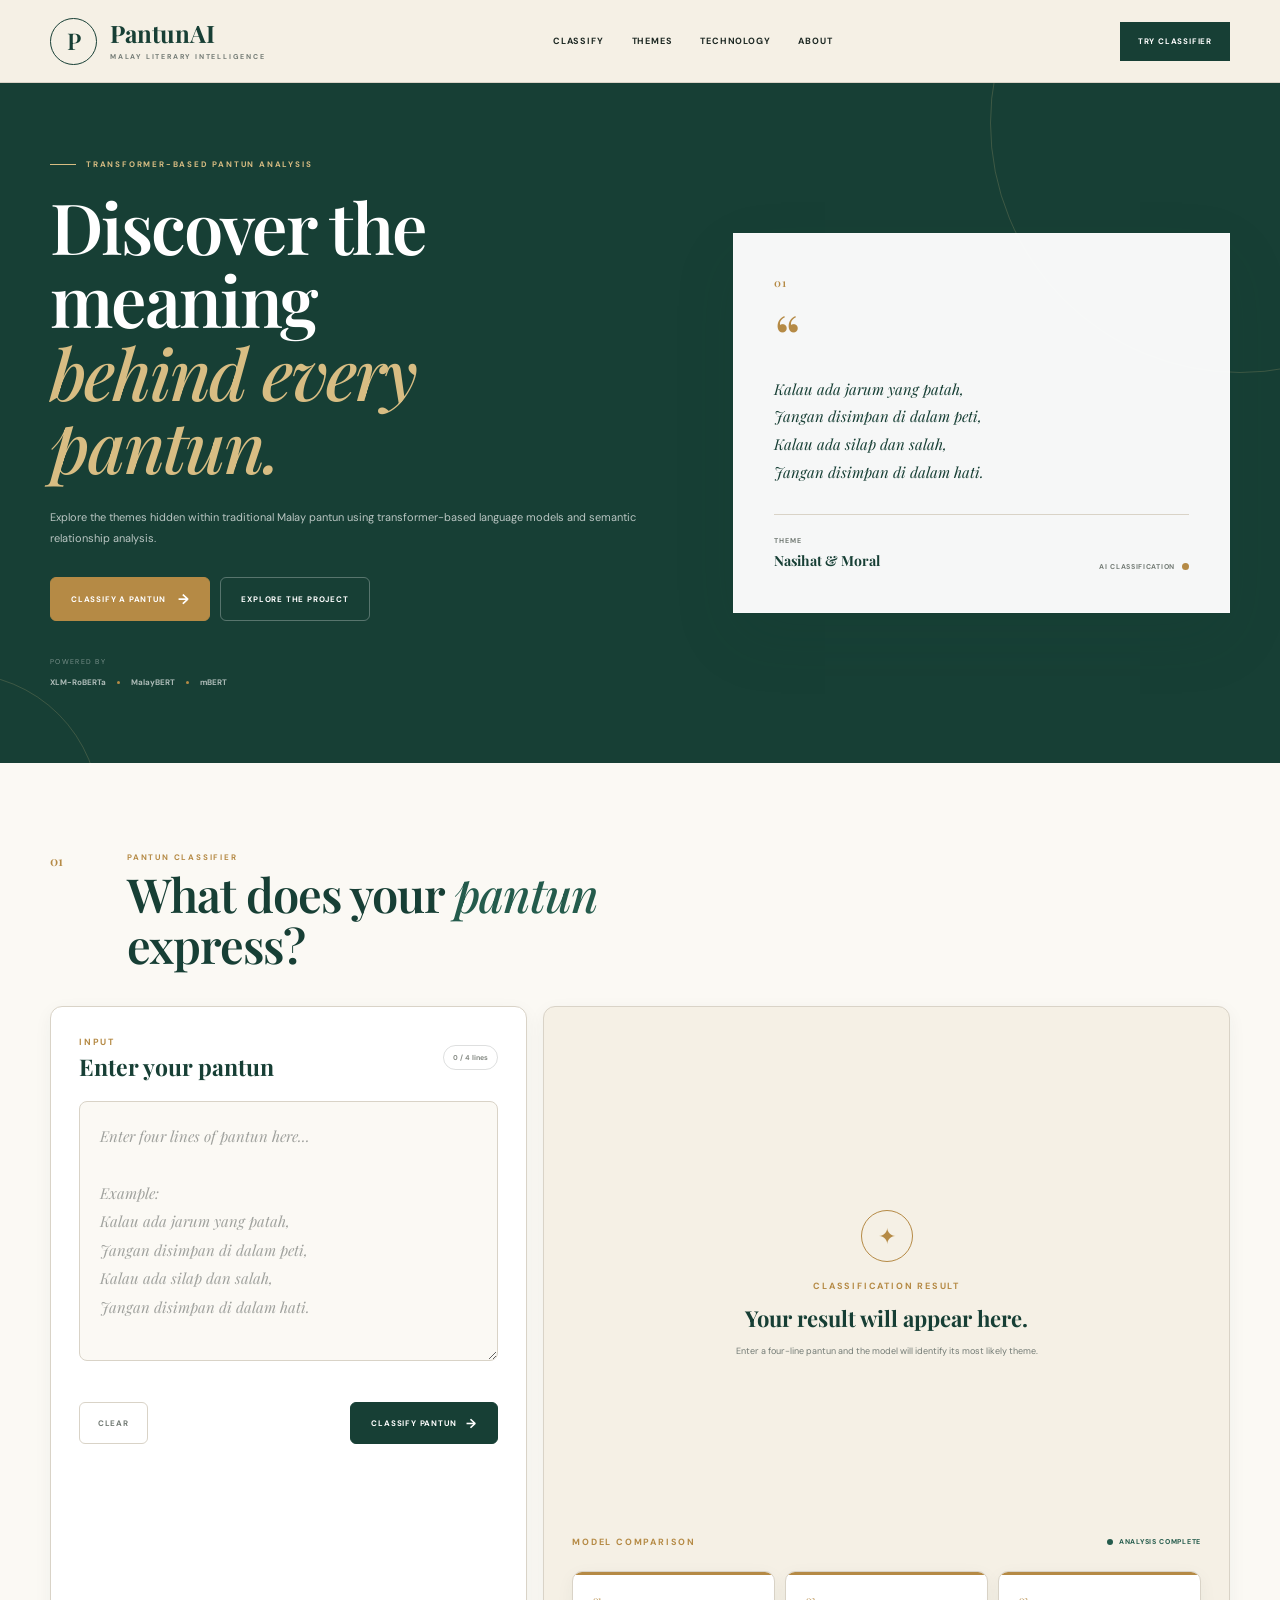
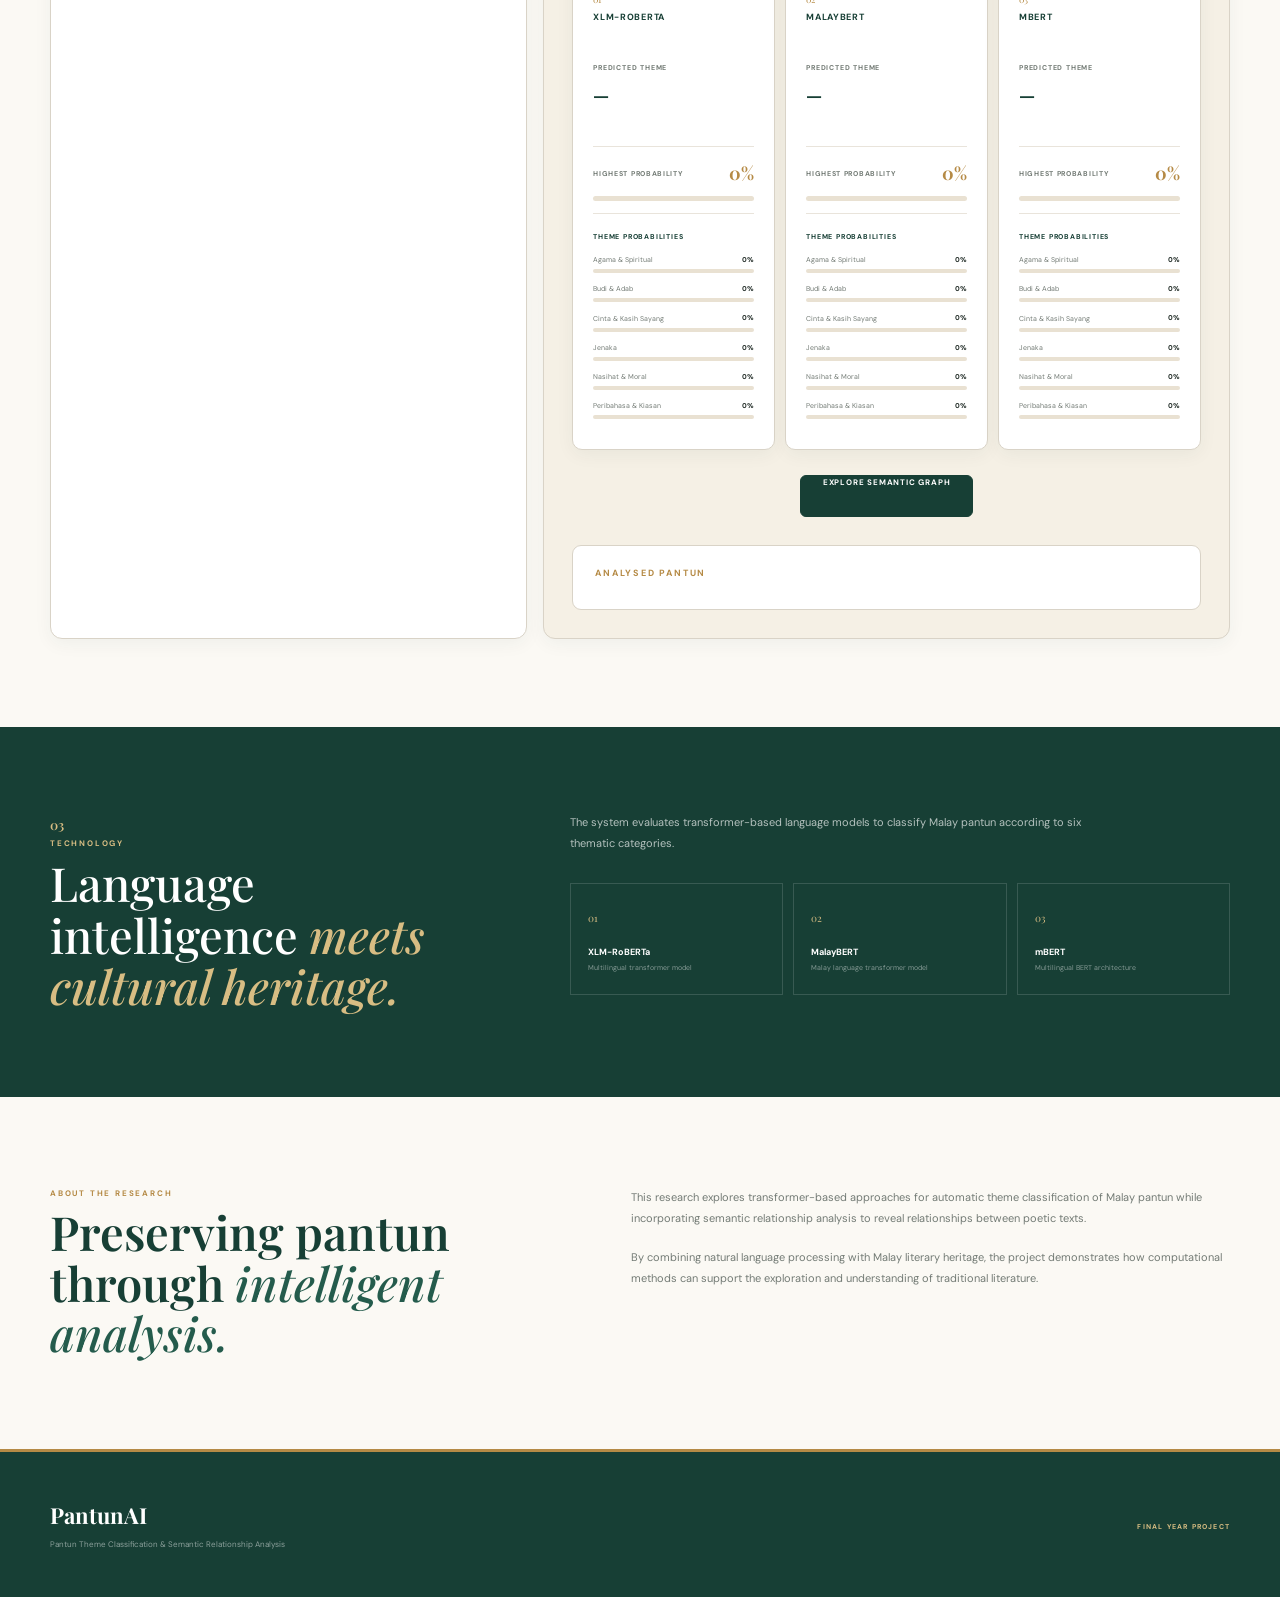
<file: index.html>
<!DOCTYPE html>
<html lang="en">
<head>
    <meta charset="UTF-8">
    <meta name="viewport" content="width=device-width, initial-scale=1.0">

    <title>PantunAI | Pantun Theme Classification</title>

    <!-- Google Fonts -->
    <link rel="preconnect" href="https://fonts.googleapis.com">
    <link rel="preconnect" href="https://fonts.gstatic.com" crossorigin>
    <link href="https://fonts.googleapis.com/css2?family=DM+Sans:wght@400;500;600;700&family=Playfair+Display:wght@500;600;700&display=swap" rel="stylesheet">

    <!-- CSS -->
    <link
    rel="stylesheet"
    href="static/css/style.css"
>
</head>

<body>

<!-- =========================================================
     NAVIGATION
========================================================= -->

<header class="navbar">

    <div class="container nav-container">

        <a href="/" class="brand">
            <span class="brand-symbol">P</span>

            <div>
                <span class="brand-name">PantunAI</span>
                <span class="brand-subtitle">Malay Literary Intelligence</span>
            </div>
        </a>

        <nav class="nav-links">
            <a href="#classify">Classify</a>
            <a href="#themes">Themes</a>
            <a href="#technology">Technology</a>
            <a href="#about">About</a>
        </nav>

        <a href="#classify" class="nav-button">
            Try Classifier
        </a>

    </div>

</header>


<!-- =========================================================
     HERO
========================================================= -->

<main>

<section class="hero">

    <div class="hero-decoration decoration-one"></div>
    <div class="hero-decoration decoration-two"></div>

    <div class="container hero-grid">

        <!-- LEFT SIDE -->

        <div class="hero-content">

            <div class="eyebrow">
                <span></span>
                Transformer-Based Pantun Analysis
            </div>

            <h1>
                Discover the meaning
                <em>behind every pantun.</em>
            </h1>

            <p class="hero-description">
                Explore the themes hidden within traditional Malay pantun
                using transformer-based language models and semantic
                relationship analysis.
            </p>

            <div class="hero-actions">

                <a href="#classify" class="primary-button">
                    Classify a Pantun
                    <span>→</span>
                </a>

                <a href="#about" class="secondary-button">
                    Explore the Project
                </a>

            </div>

            <div class="model-strip">

                <p>Powered by</p>

                <div class="model-list">
                    <span>XLM-RoBERTa</span>
                    <i></i>
                    <span>MalayBERT</span>
                    <i></i>
                    <span>mBERT</span>
                </div>

            </div>

        </div>


        <!-- RIGHT SIDE -->

        <div class="hero-pantun-card">

            <div class="card-number">
                01
            </div>

            <div class="quote-symbol">
                “
            </div>

            <p class="pantun-preview">
                Kalau ada jarum yang patah,<br>
                Jangan disimpan di dalam peti,<br>
                Kalau ada silap dan salah,<br>
                Jangan disimpan di dalam hati.
            </p>

            <div class="preview-divider"></div>

            <div class="preview-result">

                <div>
                    <span class="preview-label">Theme</span>
                    <strong>Nasihat & Moral</strong>
                </div>

                <div class="confidence-preview">
                    <span>AI Classification</span>
                    <div class="status-dot"></div>
                </div>

            </div>

        </div>

    </div>

</section>


<!-- =========================================================
     CLASSIFICATION SECTION
========================================================= -->

<section class="classifier-section" id="classify">

    <div class="container">

        <div class="section-heading">

            <span class="section-number">01</span>

            <div>
                <p class="section-kicker">Pantun Classifier</p>

                <h2>
                    What does your
                    <em>pantun</em> express?
                </h2>
            </div>

        </div>


        <div class="classifier-layout">

            <!-- INPUT -->

            <div class="input-panel">

                <div class="panel-heading">

                    <div>
                        <span class="small-label">
                            INPUT
                        </span>

                        <h3>Enter your pantun</h3>
                    </div>

                    <span id="lineCounter" class="line-counter">
                        0 / 4 lines
                    </span>

                </div>


                <div class="textarea-wrapper">

                    <textarea
                        id="pantunInput"
                        maxlength="1000"
                        placeholder="Enter four lines of pantun here...

Example:
Kalau ada jarum yang patah,
Jangan disimpan di dalam peti,
Kalau ada silap dan salah,
Jangan disimpan di dalam hati."
                    ></textarea>

                </div>


                <div id="inputMessage" class="input-message"></div>


                <div class="input-footer">

                    <button
                        type="button"
                        class="clear-button"
                        id="clearButton">
                        Clear
                    </button>

                    <button
                        type="button"
                        class="classify-button"
                        id="classifyButton">

                        <span class="button-text">
                            Classify Pantun
                        </span>

                        <span class="button-arrow">
                            →
                        </span>

                        <span class="loader"></span>

                    </button>

                </div>

            </div>


            <!-- RESULT -->

            <div class="result-panel" id="resultPanel">

                <!-- DEFAULT STATE -->

                <div class="empty-result" id="emptyResult">

                    <div class="empty-icon">
                        ✦
                    </div>

                    <p class="small-label">
                        CLASSIFICATION RESULT
                    </p>

                    <h3>
                        Your result will appear here.
                    </h3>

                    <p>
                        Enter a four-line pantun and the model
                        will identify its most likely theme.
                    </p>

                </div>


                <!-- RESULT STATE -->

             <!-- RESULT STATE -->

<div class="prediction-result" id="predictionResult">

    <div class="result-top">

        <span class="small-label">
            MODEL COMPARISON
        </span>

        <span class="result-status">
            <i></i>
            Analysis Complete
        </span>

    </div>


   <!-- ==========================================
     THREE MODEL RESULTS
=========================================== -->

<div class="model-results-grid">

    <!-- ==========================================
         XLM-ROBERTA
    =========================================== -->

    <div class="model-result-card">

        <div class="model-result-header">

            <div>
                <span class="model-number">01</span>
                <h4>XLM-RoBERTa</h4>
            </div>

        </div>

        <!-- MAIN PREDICTION -->

        <div class="model-theme">

            <span>Predicted Theme</span>

            <h3 id="xlmTheme">—</h3>

        </div>


        <!-- PREDICTION CONFIDENCE -->

        <div class="model-confidence">

            <div>
                <span>Highest Probability</span>

                <strong id="xlmConfidence">
                    0%
                </strong>
            </div>

            <div class="mini-confidence-track">

                <div
                    class="mini-confidence-bar"
                    id="xlmBar">
                </div>

            </div>

        </div>


        <!-- ALL THEME PROBABILITIES -->

        <div class="all-probabilities">

            <div class="probability-heading">
                <span>Theme Probabilities</span>
            </div>


            <div class="probability-row">
                <div class="probability-label">
                    <span>Agama & Spiritual</span>
                    <strong id="xlm_roberta-agama">0%</strong>
                </div>

                <div class="probability-track">
                    <div
                        class="probability-fill"
                        id="xlm_roberta-agama-bar">
                    </div>
                </div>
            </div>


            <div class="probability-row">
                <div class="probability-label">
                    <span>Budi & Adab</span>
                    <strong id="xlm_roberta-budi">0%</strong>
                </div>

                <div class="probability-track">
                    <div
                        class="probability-fill"
                        id="xlm_roberta-budi-bar">
                    </div>
                </div>
            </div>


            <div class="probability-row">
                <div class="probability-label">
                    <span>Cinta & Kasih Sayang</span>
                    <strong id="xlm_roberta-cinta">0%</strong>
                </div>

                <div class="probability-track">
                    <div
                        class="probability-fill"
                        id="xlm_roberta-cinta-bar">
                    </div>
                </div>
            </div>


            <div class="probability-row">
                <div class="probability-label">
                    <span>Jenaka</span>
                    <strong id="xlm_roberta-jenaka">0%</strong>
                </div>

                <div class="probability-track">
                    <div
                        class="probability-fill"
                        id="xlm_roberta-jenaka-bar">
                    </div>
                </div>
            </div>


            <div class="probability-row">
                <div class="probability-label">
                    <span>Nasihat & Moral</span>
                    <strong id="xlm_roberta-nasihat">0%</strong>
                </div>

                <div class="probability-track">
                    <div
                        class="probability-fill"
                        id="xlm_roberta-nasihat-bar">
                    </div>
                </div>
            </div>


            <div class="probability-row">
                <div class="probability-label">
                    <span>Peribahasa & Kiasan</span>
                    <strong id="xlm_roberta-peribahasa">0%</strong>
                </div>

                <div class="probability-track">
                    <div
                        class="probability-fill"
                        id="xlm_roberta-peribahasa-bar">
                    </div>
                </div>
            </div>

        </div>

    </div>



    <!-- ==========================================
         MALAYBERT
    =========================================== -->

    <div class="model-result-card">

        <div class="model-result-header">

            <div>
                <span class="model-number">02</span>
                <h4>MalayBERT</h4>
            </div>

        </div>


        <!-- MAIN PREDICTION -->

        <div class="model-theme">

            <span>Predicted Theme</span>

            <h3 id="malaybertTheme">—</h3>

        </div>


        <!-- PREDICTION CONFIDENCE -->

        <div class="model-confidence">

            <div>
                <span>Highest Probability</span>

                <strong id="malaybertConfidence">
                    0%
                </strong>
            </div>

            <div class="mini-confidence-track">

                <div
                    class="mini-confidence-bar"
                    id="malaybertBar">
                </div>

            </div>

        </div>


        <!-- ALL THEME PROBABILITIES -->

        <div class="all-probabilities">

            <div class="probability-heading">
                <span>Theme Probabilities</span>
            </div>


            <div class="probability-row">
                <div class="probability-label">
                    <span>Agama & Spiritual</span>
                    <strong id="malaybert-agama">0%</strong>
                </div>

                <div class="probability-track">
                    <div
                        class="probability-fill"
                        id="malaybert-agama-bar">
                    </div>
                </div>
            </div>


            <div class="probability-row">
                <div class="probability-label">
                    <span>Budi & Adab</span>
                    <strong id="malaybert-budi">0%</strong>
                </div>

                <div class="probability-track">
                    <div
                        class="probability-fill"
                        id="malaybert-budi-bar">
                    </div>
                </div>
            </div>


            <div class="probability-row">
                <div class="probability-label">
                    <span>Cinta & Kasih Sayang</span>
                    <strong id="malaybert-cinta">0%</strong>
                </div>

                <div class="probability-track">
                    <div
                        class="probability-fill"
                        id="malaybert-cinta-bar">
                    </div>
                </div>
            </div>


            <div class="probability-row">
                <div class="probability-label">
                    <span>Jenaka</span>
                    <strong id="malaybert-jenaka">0%</strong>
                </div>

                <div class="probability-track">
                    <div
                        class="probability-fill"
                        id="malaybert-jenaka-bar">
                    </div>
                </div>
            </div>


            <div class="probability-row">
                <div class="probability-label">
                    <span>Nasihat & Moral</span>
                    <strong id="malaybert-nasihat">0%</strong>
                </div>

                <div class="probability-track">
                    <div
                        class="probability-fill"
                        id="malaybert-nasihat-bar">
                    </div>
                </div>
            </div>


            <div class="probability-row">
                <div class="probability-label">
                    <span>Peribahasa & Kiasan</span>
                    <strong id="malaybert-peribahasa">0%</strong>
                </div>

                <div class="probability-track">
                    <div
                        class="probability-fill"
                        id="malaybert-peribahasa-bar">
                    </div>
                </div>
            </div>

        </div>

    </div>



    <!-- ==========================================
         mBERT
    =========================================== -->

    <div class="model-result-card">

        <div class="model-result-header">

            <div>
                <span class="model-number">03</span>
                <h4>mBERT</h4>
            </div>

        </div>


        <!-- MAIN PREDICTION -->

        <div class="model-theme">

            <span>Predicted Theme</span>

            <h3 id="mbertTheme">—</h3>

        </div>


        <!-- PREDICTION CONFIDENCE -->

        <div class="model-confidence">

            <div>
                <span>Highest Probability</span>

                <strong id="mbertConfidence">
                    0%
                </strong>
            </div>

            <div class="mini-confidence-track">

                <div
                    class="mini-confidence-bar"
                    id="mbertBar">
                </div>

            </div>

        </div>


        <!-- ALL THEME PROBABILITIES -->

        <div class="all-probabilities">

            <div class="probability-heading">
                <span>Theme Probabilities</span>
            </div>


            <div class="probability-row">
                <div class="probability-label">
                    <span>Agama & Spiritual</span>
                    <strong id="mbert-agama">0%</strong>
                </div>

                <div class="probability-track">
                    <div
                        class="probability-fill"
                        id="mbert-agama-bar">
                    </div>
                </div>
            </div>


            <div class="probability-row">
                <div class="probability-label">
                    <span>Budi & Adab</span>
                    <strong id="mbert-budi">0%</strong>
                </div>

                <div class="probability-track">
                    <div
                        class="probability-fill"
                        id="mbert-budi-bar">
                    </div>
                </div>
            </div>


            <div class="probability-row">
                <div class="probability-label">
                    <span>Cinta & Kasih Sayang</span>
                    <strong id="mbert-cinta">0%</strong>
                </div>

                <div class="probability-track">
                    <div
                        class="probability-fill"
                        id="mbert-cinta-bar">
                    </div>
                </div>
            </div>


            <div class="probability-row">
                <div class="probability-label">
                    <span>Jenaka</span>
                    <strong id="mbert-jenaka">0%</strong>
                </div>

                <div class="probability-track">
                    <div
                        class="probability-fill"
                        id="mbert-jenaka-bar">
                    </div>
                </div>
            </div>


            <div class="probability-row">
                <div class="probability-label">
                    <span>Nasihat & Moral</span>
                    <strong id="mbert-nasihat">0%</strong>
                </div>

                <div class="probability-track">
                    <div
                        class="probability-fill"
                        id="mbert-nasihat-bar">
                    </div>
                </div>
            </div>


            <div class="probability-row">
                <div class="probability-label">
                    <span>Peribahasa & Kiasan</span>
                    <strong id="mbert-peribahasa">0%</strong>
                </div>

                <div class="probability-track">
                    <div
                        class="probability-fill"
                        id="mbert-peribahasa-bar">
                    </div>
                </div>
            </div>

        </div>

    </div>

</div>

<div class="similar-pantun-action">

   <a
        href="/semantic-graph"
        id="semanticGraphButton"
        class="similar-pantun-button"
    >
        Explore Semantic Graph
    </a>

</div>
    <!-- ==========================================
         ANALYSED PANTUN
    =========================================== -->

    <div class="analysed-pantun">

        <span class="small-label">
            ANALYSED PANTUN
        </span>

        <p id="analysedPantun"></p>

    </div>

</div>   

            </div>

        </div>

    </div>

</section>




<!-- =========================================================
     TECHNOLOGY
========================================================= -->

<section class="technology-section" id="technology">

    <div class="container technology-grid">

        <div>

            <span class="section-number light-number">
                03
            </span>

            <p class="section-kicker light-kicker">
                Technology
            </p>

            <h2>
                Language intelligence
                <em>meets cultural heritage.</em>
            </h2>

        </div>


        <div class="technology-content">

            <p>
                The system evaluates transformer-based
                language models to classify Malay pantun
                according to six thematic categories.
            </p>

            <div class="technology-models">

                <div>
                    <span>01</span>
                    <strong>XLM-RoBERTa</strong>
                    <p>Multilingual transformer model</p>
                </div>

                <div>
                    <span>02</span>
                    <strong>MalayBERT</strong>
                    <p>Malay language transformer model</p>
                </div>

                <div>
                    <span>03</span>
                    <strong>mBERT</strong>
                    <p>Multilingual BERT architecture</p>
                </div>

            </div>

        </div>

    </div>

</section>


<!-- =========================================================
     ABOUT
========================================================= -->

<section class="about-section" id="about">

    <div class="container about-grid">

        <div>
            <p class="section-kicker">
                About the Research
            </p>

            <h2>
                Preserving pantun through
                <em>intelligent analysis.</em>
            </h2>
        </div>

        <div class="about-copy">

            <p>
                This research explores transformer-based
                approaches for automatic theme classification
                of Malay pantun while incorporating semantic
                relationship analysis to reveal relationships
                between poetic texts.
            </p>

            <p>
                By combining natural language processing
                with Malay literary heritage, the project
                demonstrates how computational methods can
                support the exploration and understanding
                of traditional literature.
            </p>

        </div>

    </div>

</section>

</main>


<!-- =========================================================
     FOOTER
========================================================= -->

<footer>

    <div class="container footer-content">

        <div>
            <strong>PantunAI</strong>
            <p>
                Pantun Theme Classification &
                Semantic Relationship Analysis
            </p>
        </div>

        <p class="footer-note">
            Final Year Project
        </p>

    </div>

</footer>


<!-- JS -->
<script src="static/js/script.js"></script>


</script>

</body>
</html>
</file>
<file: static/css/style.css>
/* ============================================================
   PANTUNAI
   MALAY LITERARY INTELLIGENCE
   COMPLETE UPDATED STYLESHEET
============================================================ */


/* ============================================================
   01. ROOT
============================================================ */

:root {

    --green-dark: #173f35;
    --green: #245b4c;
    --green-light: #dfe9e3;

    --cream: #f5f0e5;
    --cream-light: #fbf9f4;
    --cream-dark: #e9e1d2;

    --gold: #b58a45;
    --gold-light: #d8bd83;
    --gold-pale: #f1e5cc;

    --ink: #1d2823;
    --muted: #737b75;
    --white: #ffffff;

    --border: #d9d3c7;
    --border-light: #e9e4db;

    --red: #a24b42;

    --shadow-sm:
        0 5px 18px rgba(23, 63, 53, 0.05);

    --shadow-md:
        0 12px 32px rgba(23, 63, 53, 0.08);

    --shadow-lg:
        0 25px 60px rgba(23, 63, 53, 0.10);

    --serif:
        "Playfair Display",
        Georgia,
        "Times New Roman",
        serif;

    --sans:
        "DM Sans",
        Arial,
        sans-serif;

    --max-width: 1180px;
}


/* ============================================================
   02. RESET
============================================================ */

* {
    margin: 0;
    padding: 0;
    box-sizing: border-box;
}

html {
    scroll-behavior: smooth;
}

body {
    background: var(--cream-light);
    color: var(--ink);
    font-family: var(--sans);
    line-height: 1.6;
    overflow-x: hidden;
}

img {
    max-width: 100%;
    display: block;
}

button,
input,
textarea,
select {
    font-family: inherit;
}

button {
    cursor: pointer;
}

a {
    color: inherit;
    text-decoration: none;
}

em {
    font-family: var(--serif);
    font-style: italic;
}


/* ============================================================
   03. GLOBAL
============================================================ */

.container {
    width: min(
        calc(100% - 48px),
        var(--max-width)
    );

    margin-left: auto;
    margin-right: auto;
}

.small-label {
    display: block;

    color: var(--gold);

    font-size: 9px;

    font-weight: 700;

    text-transform: uppercase;

    letter-spacing: 1.8px;
}


/* ============================================================
   04. NAVIGATION
============================================================ */

.navbar {
    position: relative;

    z-index: 100;

    background: var(--cream);

    border-bottom:
        1px solid var(--border);
}

.nav-container {
    min-height: 82px;

    display: flex;

    align-items: center;

    justify-content: space-between;

    gap: 30px;
}


/* Brand */

.brand {
    display: flex;

    align-items: center;

    gap: 13px;
}

.brand-symbol {
    width: 47px;
    height: 47px;

    display: flex;

    align-items: center;
    justify-content: center;

    border:
        1px solid var(--green-dark);

    border-radius: 50%;

    color: var(--green-dark);

    font-family: var(--serif);

    font-size: 23px;

    font-weight: 600;
}

.brand-name {
    display: block;

    color: var(--green-dark);

    font-family: var(--serif);

    font-size: 24px;

    font-weight: 700;

    line-height: 1.1;
}

.brand-subtitle {
    display: block;

    margin-top: 4px;

    color: var(--muted);

    font-size: 7px;

    font-weight: 700;

    text-transform: uppercase;

    letter-spacing: 1.8px;
}


/* Navigation */

.nav-links {
    display: flex;

    align-items: center;

    gap: 28px;
}

.nav-links a {
    position: relative;

    color: var(--ink);

    font-size: 9px;

    font-weight: 700;

    text-transform: uppercase;

    letter-spacing: 0.8px;
}

.nav-links a::after {
    content: "";

    position: absolute;

    left: 0;
    bottom: -7px;

    width: 0;
    height: 1px;

    background: var(--gold);

    transition:
        width 0.25s ease;
}

.nav-links a:hover::after {
    width: 100%;
}


/* Navigation CTA */

.nav-button {
    min-height: 39px;

    display: inline-flex;

    align-items: center;
    justify-content: center;

    padding:
        0 17px;

    border:
        1px solid var(--green-dark);

    background: var(--green-dark);

    color: white;

    font-size: 8px;

    font-weight: 700;

    text-transform: uppercase;

    letter-spacing: 0.8px;

    transition:
        background 0.2s ease,
        transform 0.2s ease;
}

.nav-button:hover {
    background: var(--green);

    transform: translateY(-1px);
}


/* ============================================================
   05. HERO
============================================================ */

.hero {
    position: relative;

    min-height: 570px;

    display: flex;

    align-items: center;

    overflow: hidden;

    background: var(--green-dark);

    color: white;
}


/* Decorative circles */

.hero-decoration {
    position: absolute;

    border:
        1px solid
        rgba(216, 189, 131, 0.20);

    pointer-events: none;
}

.decoration-one {
    width: 500px;
    height: 500px;

    right: -210px;
    top: -210px;

    border-radius: 50%;
}

.decoration-two {
    width: 280px;
    height: 280px;

    left: -180px;
    bottom: -190px;

    border-radius: 50%;
}


/* Hero grid */

.hero-grid {
    position: relative;

    z-index: 2;

    display: grid;

    grid-template-columns:
        minmax(0, 1.1fr)
        minmax(340px, 0.9fr);

    align-items: center;

    gap: 75px;

    width: min(
        calc(100% - 48px),
        var(--max-width)
    );

    margin: auto;
}


/* Hero content */

.hero-content {
    padding:
        75px 0;
}

.eyebrow {
    display: flex;

    align-items: center;

    gap: 10px;

    color: var(--gold-light);

    font-size: 8px;

    font-weight: 700;

    text-transform: uppercase;

    letter-spacing: 1.8px;
}

.eyebrow span {
    width: 26px;
    height: 1px;

    background: var(--gold-light);
}

.hero h1 {
    max-width: 700px;

    margin-top: 19px;

    font-family: var(--serif);

    font-size:
        clamp(46px, 5.5vw, 73px);

    font-weight: 600;

    line-height: 1.04;

    letter-spacing: -2px;
}

.hero h1 em {
    display: block;

    color: var(--gold-light);

    font-weight: 500;
}

.hero-description {
    max-width: 590px;

    margin-top: 24px;

    color:
        rgba(255, 255, 255, 0.70);

    font-size: 11px;

    line-height: 1.9;
}


/* Hero actions */

.hero-actions {
    display: flex;

    align-items: center;

    gap: 10px;

    margin-top: 29px;
}


/* Shared buttons */

.primary-button,
.secondary-button {
    min-height: 44px;

    display: inline-flex;

    align-items: center;
    justify-content: center;

    gap: 12px;

    padding:
        0 20px;

    border-radius: 6px;

    font-size: 8px;

    font-weight: 700;

    text-transform: uppercase;

    letter-spacing: 0.8px;

    transition:
        transform 0.2s ease,
        background 0.2s ease;
}

.primary-button {
    background: var(--gold);

    color: white;

    border:
        1px solid var(--gold);
}

.primary-button:hover {
    background: #a37835;

    transform: translateY(-2px);
}

.primary-button span {
    font-size: 14px;
}

.secondary-button {
    background: transparent;

    color: white;

    border:
        1px solid
        rgba(255,255,255,0.28);
}

.secondary-button:hover {
    background:
        rgba(255,255,255,0.08);

    transform: translateY(-2px);
}


/* Model strip */

.model-strip {
    margin-top: 35px;
}

.model-strip > p {
    color:
        rgba(255,255,255,0.42);

    font-size: 7px;

    text-transform: uppercase;

    letter-spacing: 1.3px;
}

.model-list {
    display: flex;

    align-items: center;

    flex-wrap: wrap;

    gap: 11px;

    margin-top: 8px;
}

.model-list span {
    color:
        rgba(255,255,255,0.65);

    font-size: 8px;

    font-weight: 700;
}

.model-list i {
    width: 3px;
    height: 3px;

    border-radius: 50%;

    background: var(--gold);
}


/* ============================================================
   06. HERO PANTUN CARD
============================================================ */

.hero-pantun-card {
    position: relative;

    padding: 40px;

    background:
        rgba(255,255,255,0.96);

    color: var(--ink);

    border:
        1px solid
        rgba(255,255,255,0.20);

    box-shadow: var(--shadow-lg);
}

.card-number {
    color: var(--gold);

    font-family: var(--serif);

    font-size: 11px;

    font-weight: 600;

    letter-spacing: 1px;
}

.quote-symbol {
    margin-top: 25px;

    color: var(--gold);

    font-family: var(--serif);

    font-size: 65px;

    line-height: 0.6;
}

.pantun-preview {
    margin-top: 20px;

    color: var(--green-dark);

    font-family: var(--serif);

    font-size: 15px;

    font-style: italic;

    line-height: 1.85;
}

.preview-divider {
    height: 1px;

    margin:
        27px 0 20px;

    background: var(--border);
}

.preview-result {
    display: flex;

    align-items: flex-end;

    justify-content: space-between;

    gap: 20px;
}

.preview-label {
    display: block;

    color: var(--muted);

    font-size: 7px;

    font-weight: 700;

    text-transform: uppercase;

    letter-spacing: 1px;
}

.preview-result strong {
    display: block;

    margin-top: 4px;

    color: var(--green-dark);

    font-family: var(--serif);

    font-size: 14px;
}

.confidence-preview {
    display: flex;

    align-items: center;

    gap: 7px;

    color: var(--muted);

    font-size: 7px;

    font-weight: 700;

    text-transform: uppercase;

    letter-spacing: 0.7px;
}

.status-dot {
    width: 7px;
    height: 7px;

    border-radius: 50%;

    background: var(--gold);
}


/* ============================================================
   07. CLASSIFIER SECTION
============================================================ */

.classifier-section {
    padding:
        88px 0;

    background: var(--cream-light);
}


/* Section heading */

.section-heading {
    display: grid;

    grid-template-columns:
        55px 1fr;

    gap: 22px;

    margin-bottom: 35px;
}

.section-number {
    color: var(--gold);

    font-family: var(--serif);

    font-size: 13px;

    font-weight: 600;
}

.section-kicker {
    margin-bottom: 5px;

    color: var(--gold);

    font-size: 8px;

    font-weight: 700;

    text-transform: uppercase;

    letter-spacing: 1.8px;
}

.section-heading h2 {
    max-width: 650px;

    color: var(--green-dark);

    font-family: var(--serif);

    font-size:
        clamp(32px, 4vw, 47px);

    font-weight: 600;

    line-height: 1.08;

    letter-spacing: -1px;
}

.section-heading h2 em {
    color: var(--green);

    font-weight: 500;
}


/* ============================================================
   08. CLASSIFIER LAYOUT
============================================================ */

.classifier-layout {
    display: grid;

    grid-template-columns:
        minmax(330px, 0.82fr)
        minmax(0, 1.18fr);

    gap: 16px;

    align-items: stretch;
}


/* ============================================================
   09. INPUT PANEL
============================================================ */

.input-panel {
    padding: 28px;

    background: var(--white);

    border:
        1px solid var(--border);

    border-radius: 12px;

    box-shadow: var(--shadow-sm);
}

.panel-heading {
    display: flex;

    align-items: center;

    justify-content: space-between;

    gap: 15px;

    margin-bottom: 20px;
}

.panel-heading h3 {
    margin-top: 5px;

    color: var(--green-dark);

    font-family: var(--serif);

    font-size: 23px;

    line-height: 1.15;
}


/* Line counter */

.line-counter {
    flex-shrink: 0;

    padding:
        6px 9px;

    border:
        1px solid
        rgba(23,63,53,0.14);

    border-radius: 20px;

    color: #858a84;

    font-size: 7px;

    font-weight: 700;

    white-space: nowrap;
}


/* Textarea */

.textarea-wrapper {
    position: relative;
}

#pantunInput {
    width: 100%;

    min-height: 260px;

    padding: 20px;

    resize: vertical;

    outline: none;

    border:
        1px solid var(--border);

    border-radius: 8px;

    background: var(--cream-light);

    color: var(--ink);

    font-family: var(--serif);

    font-size: 15px;

    font-style: italic;

    line-height: 1.9;

    transition:
        border-color 0.2s ease,
        box-shadow 0.2s ease;
}

#pantunInput:focus {
    border-color: var(--green);

    box-shadow:
        0 0 0 3px
        rgba(23,63,53,0.07);
}

#pantunInput::placeholder {
    color: #a0a29e;

    opacity: 1;
}


/* Input message */

.input-message {
    min-height: 21px;

    margin-top: 8px;

    color: var(--red);

    font-size: 8px;

    line-height: 1.5;
}


/* ============================================================
   10. INPUT FOOTER
============================================================ */

.input-footer {
    display: flex;

    align-items: center;

    justify-content: space-between;

    gap: 10px;

    margin-top: 5px;
}


/* Clear */

.clear-button {
    min-height: 42px;

    padding:
        0 18px;

    border:
        1px solid var(--border);

    border-radius: 6px;

    background: transparent;

    color: var(--muted);

    font-size: 8px;

    font-weight: 700;

    text-transform: uppercase;

    letter-spacing: 0.7px;

    transition:
        background 0.2s ease,
        color 0.2s ease;
}

.clear-button:hover {
    background: var(--cream);

    color: var(--green-dark);
}


/* Classify */

.classify-button {
    position: relative;

    min-height: 42px;

    display: inline-flex;

    align-items: center;
    justify-content: center;

    gap: 10px;

    padding:
        0 20px;

    border:
        1px solid var(--green-dark);

    border-radius: 6px;

    background: var(--green-dark);

    color: white;

    font-size: 8px;

    font-weight: 700;

    text-transform: uppercase;

    letter-spacing: 0.8px;

    transition:
        background 0.2s ease,
        transform 0.2s ease;
}

.classify-button:hover:not(:disabled) {
    background: var(--green);

    transform: translateY(-1px);
}

.classify-button:disabled {
    opacity: 0.65;

    cursor: wait;
}

.button-arrow {
    font-size: 13px;
}

.loader {
    display: none;

    width: 12px;
    height: 12px;

    border:
        2px solid
        rgba(255,255,255,0.35);

    border-top-color: white;

    border-radius: 50%;

    animation:
        spin 0.7s linear infinite;
}

.classify-button.loading .button-text,
.classify-button.loading .button-arrow {
    display: none;
}

.classify-button.loading .loader {
    display: block;
}


/* ============================================================
   11. RESULT PANEL
============================================================ */

.result-panel {
    min-width: 0;

    padding: 28px;

    background: var(--cream);

    border:
        1px solid var(--border);

    border-radius: 12px;

    box-shadow: var(--shadow-sm);
}


/* Empty state */

.empty-result {
    min-height: 500px;

    display: flex;

    flex-direction: column;

    align-items: center;

    justify-content: center;

    text-align: center;

    padding: 35px;
}

.empty-icon {
    width: 52px;
    height: 52px;

    display: flex;

    align-items: center;
    justify-content: center;

    margin-bottom: 17px;

    border:
        1px solid var(--gold);

    border-radius: 50%;

    color: var(--gold);

    font-family: var(--serif);

    font-size: 22px;
}

.empty-result h3 {
    margin-top: 8px;

    color: var(--green-dark);

    font-family: var(--serif);

    font-size: 22px;
}

.empty-result > p:last-child {
    max-width: 330px;

    margin-top: 8px;

    color: var(--muted);

    font-size: 9px;

    line-height: 1.7;
}


/* ============================================================
   12. PREDICTION RESULT
============================================================ */

.prediction-result {
    display: block;
}

.result-top {
    display: flex;

    align-items: center;

    justify-content: space-between;

    gap: 15px;

    margin-bottom: 22px;
}

.result-status {
    display: inline-flex;

    align-items: center;

    gap: 6px;

    color: var(--green);

    font-size: 7px;

    font-weight: 700;

    text-transform: uppercase;

    letter-spacing: 0.7px;
}

.result-status i {
    width: 6px;
    height: 6px;

    border-radius: 50%;

    background: var(--green);
}


/* ============================================================
   13. THREE MODEL RESULTS
============================================================ */

.model-results-grid {
    display: grid;

    grid-template-columns:
        repeat(3, minmax(0, 1fr));

    gap: 10px;
}

.model-result-card {
    position: relative;

    min-width: 0;

    padding: 20px;

    background: var(--white);

    border:
        1px solid var(--border);

    border-radius: 10px;

    overflow: hidden;

    box-shadow: var(--shadow-sm);

    transition:
        transform 0.2s ease,
        box-shadow 0.2s ease;
}

.model-result-card:hover {
    transform: translateY(-2px);

    box-shadow: var(--shadow-md);
}

.model-result-card::before {
    content: "";

    position: absolute;

    left: 0;
    top: 0;

    width: 100%;
    height: 3px;

    background: var(--gold);
}


/* Model header */

.model-result-header {
    display: flex;

    align-items: flex-start;

    justify-content: space-between;

    min-height: 45px;
}

.model-number {
    display: block;

    color: var(--gold);

    font-family: var(--serif);

    font-size: 9px;
}

.model-result-header h4 {
    margin-top: 3px;

    color: var(--green-dark);

    font-size: 9px;

    font-weight: 700;

    text-transform: uppercase;

    letter-spacing: 0.7px;
}


/* ============================================================
   14. MODEL THEME
============================================================ */

.model-theme {
    min-height: 94px;

    margin-top: 15px;
}

.model-theme > span {
    color: var(--muted);

    font-size: 7px;

    font-weight: 700;

    text-transform: uppercase;

    letter-spacing: 0.8px;
}

.model-theme h3 {
    margin-top: 7px;

    color: var(--green-dark);

    font-family: var(--serif);

    font-size: 18px;

    line-height: 1.2;
}


/* ============================================================
   15. MODEL CONFIDENCE
============================================================ */

.model-confidence {
    padding:
        12px 0;

    border-top:
        1px solid var(--border-light);

    border-bottom:
        1px solid var(--border-light);
}

.model-confidence > div:first-child {
    display: flex;

    align-items: center;

    justify-content: space-between;

    gap: 8px;
}

.model-confidence span {
    color: var(--muted);

    font-size: 7px;

    font-weight: 700;

    text-transform: uppercase;

    letter-spacing: 0.7px;
}

.model-confidence strong {
    color: var(--gold);

    font-family: var(--serif);

    font-size: 18px;
}

.mini-confidence-track {
    width: 100%;

    height: 5px;

    margin-top: 8px;

    overflow: hidden;

    border-radius: 10px;

    background: var(--cream-dark);
}

.mini-confidence-bar {
    width: 0;
    height: 100%;

    border-radius: inherit;

    background: var(--green);

    transition:
        width 0.7s ease;
}


/* ============================================================
   16. ALL PROBABILITIES
============================================================ */

.all-probabilities {
    margin-top: 17px;
}

.probability-heading {
    margin-bottom: 12px;

    color: var(--green-dark);

    font-size: 7px;

    font-weight: 700;

    text-transform: uppercase;

    letter-spacing: 0.8px;
}

.probability-row {
    margin-bottom: 10px;
}

.probability-label {
    display: flex;

    align-items: center;

    justify-content: space-between;

    gap: 7px;

    margin-bottom: 4px;
}

.probability-label span {
    min-width: 0;

    overflow: hidden;

    color: var(--muted);

    font-size: 7px;

    line-height: 1.3;

    text-overflow: ellipsis;

    white-space: nowrap;
}

.probability-label strong {
    flex-shrink: 0;

    color: var(--ink);

    font-size: 7px;
}

.probability-track {
    width: 100%;

    height: 4px;

    overflow: hidden;

    border-radius: 10px;

    background: var(--cream-dark);
}

.probability-fill {
    width: 0;

    height: 100%;

    border-radius: inherit;

    background: var(--gold);

    transition:
        width 0.7s ease;
}


/* ============================================================
   17. SIMILAR PANTUN ACTION
============================================================ */

.similar-pantun-action {
    display: flex;

    justify-content: center;

    margin-top: 25px;
}

.similar-pantun-button {
    min-height: 42px;

    padding:
        0 22px;

    border:
        1px solid var(--green-dark);

    border-radius: 6px;

    background: var(--green-dark);

    color: white;

    font-size: 8px;

    font-weight: 700;

    text-transform: uppercase;

    letter-spacing: 0.8px;

    transition:
        background 0.2s ease,
        transform 0.2s ease;
}

.similar-pantun-button:hover:not(:disabled) {
    background: var(--green);

    transform: translateY(-1px);
}

.similar-pantun-button:disabled {
    opacity: 0.65;

    cursor: wait;
}


/* ============================================================
   18. SIMILAR PANTUN RESULTS
============================================================ */

.similar-pantun-result {
    margin-top: 30px;

    padding-top: 30px;

    border-top:
        1px solid var(--border);
}

.similar-pantun-header {
    margin-bottom: 20px;
}

.similar-pantun-header > span {
    color: var(--gold);

    font-size: 7px;

    font-weight: 700;

    text-transform: uppercase;

    letter-spacing: 1.5px;
}

.similar-pantun-header h3 {
    margin-top: 5px;

    color: var(--green-dark);

    font-family: var(--serif);

    font-size: 29px;

    line-height: 1.1;
}

.similar-pantun-header p {
    max-width: 500px;

    margin-top: 7px;

    color: var(--muted);

    font-size: 9px;

    line-height: 1.7;
}


/* Similar list */

.similar-pantun-list {
    display: grid;

    grid-template-columns:
        repeat(2, minmax(0, 1fr));

    gap: 11px;
}


/* IMPORTANT:
   These classes are generated by script.js.
*/

.similar-pantun-card {
    position: relative;

    padding: 22px;

    background: var(--white);

    border:
        1px solid var(--border);

    border-radius: 9px;

    box-shadow: var(--shadow-sm);

    overflow: hidden;
}

.similar-pantun-card::before {
    content: "";

    position: absolute;

    top: 0;
    left: 0;

    width: 3px;
    height: 100%;

    background: var(--gold);
}

.similar-pantun-number {
    color: var(--gold);

    font-family: var(--serif);

    font-size: 11px;
}

.similar-pantun-text {
    margin-top: 12px;

    color: var(--ink);

    font-family: var(--serif);

    font-size: 13px;

    font-style: italic;

    line-height: 1.8;
}

.similar-pantun-meta {
    display: flex;

    align-items: center;

    justify-content: space-between;

    gap: 10px;

    margin-top: 16px;

    padding-top: 11px;

    border-top:
        1px solid var(--border-light);
}

.similar-pantun-theme {
    color: var(--green);

    font-size: 7px;

    font-weight: 700;

    text-transform: uppercase;

    letter-spacing: 0.7px;
}

.similar-pantun-score {
    color: var(--gold);

    font-family: var(--serif);

    font-size: 13px;

    font-weight: 700;
}

.similarity-track {
    width: 100%;

    height: 4px;

    margin-top: 8px;

    overflow: hidden;

    border-radius: 10px;

    background: var(--cream-dark);
}

.similarity-fill {
    height: 100%;

    border-radius: inherit;

    background: var(--gold);

    transition:
        width 0.7s ease;
}


/* ============================================================
   19. ANALYSED PANTUN
============================================================ */

.analysed-pantun {
    margin-top: 28px;

    padding:
        20px 22px;

    background: var(--white);

    border:
        1px solid var(--border);

    border-radius: 9px;
}

.analysed-pantun p {
    margin-top: 8px;

    color: var(--green-dark);

    font-family: var(--serif);

    font-size: 13px;

    font-style: italic;

    line-height: 1.8;

    white-space: pre-line;
}


/* ============================================================
   20. THEMES SECTION
============================================================ */

.themes-section {
    padding:
        90px 0;

    background: var(--cream);
}

.theme-grid {
    display: grid;

    grid-template-columns:
        repeat(3, 1fr);

    border:
        1px solid var(--border);
}

.theme-card {
    position: relative;

    min-height: 235px;

    display: block;

    padding: 35px;

    background: var(--cream-light);

    border-right:
        1px solid var(--border);

    border-bottom:
        1px solid var(--border);

    overflow: hidden;

    transition:
        background 0.25s ease;
}

.theme-card:nth-child(3n) {
    border-right: none;
}

.theme-card:nth-last-child(-n + 3) {
    border-bottom: none;
}

.theme-card:hover {
    background: var(--white);
}

.theme-card > span {
    color: var(--gold);

    font-family: var(--serif);

    font-size: 11px;

    font-weight: 600;
}

.theme-card h3 {
    margin-top: 38px;

    color: var(--green-dark);

    font-family: var(--serif);

    font-size: 22px;

    line-height: 1.2;

    transition:
        color 0.2s ease;
}

.theme-card p {
    max-width: 300px;

    margin-top: 12px;

    color: var(--muted);

    font-size: 9px;

    line-height: 1.8;
}

.theme-card-arrow {
    position: absolute;

    right: 28px;
    bottom: 24px;

    color: var(--gold);

    font-size: 8px;

    font-weight: 700;

    text-transform: uppercase;

    letter-spacing: 0.7px;

    opacity: 0;

    transform: translateX(-5px);

    transition:
        opacity 0.2s ease,
        transform 0.2s ease;
}

.theme-card:hover .theme-card-arrow {
    opacity: 1;

    transform: translateX(0);
}

.theme-card:hover h3 {
    color: var(--green);
}


/* ============================================================
   21. TECHNOLOGY
============================================================ */

.technology-section {
    padding:
        85px 0;

    background: var(--green-dark);

    color: white;
}

.technology-grid {
    display: grid;

    grid-template-columns:
        0.8fr 1.2fr;

    gap: 80px;

    align-items: start;
}

.light-number {
    color: var(--gold-light);
}

.light-kicker {
    color: var(--gold-light);
}

.technology-grid h2 {
    max-width: 470px;

    margin-top: 7px;

    font-family: var(--serif);

    font-size:
        clamp(32px, 4vw, 47px);

    font-weight: 500;

    line-height: 1.1;
}

.technology-grid h2 em {
    color: var(--gold-light);
}

.technology-content > p {
    max-width: 530px;

    color:
        rgba(255,255,255,0.68);

    font-size: 11px;

    line-height: 1.9;
}

.technology-models {
    display: grid;

    grid-template-columns:
        repeat(3, 1fr);

    gap: 10px;

    margin-top: 30px;
}

.technology-models > div {
    padding:
        20px 17px;

    border:
        1px solid
        rgba(255,255,255,0.14);
}

.technology-models span {
    color: var(--gold-light);

    font-family: var(--serif);

    font-size: 10px;
}

.technology-models strong {
    display: block;

    margin-top: 15px;

    font-size: 9px;
}

.technology-models p {
    margin-top: 4px;

    color:
        rgba(255,255,255,0.48);

    font-size: 7px;

    line-height: 1.5;
}


/* ============================================================
   22. ABOUT
============================================================ */

.about-section {
    padding:
        90px 0;

    background: var(--cream-light);
}

.about-grid {
    display: grid;

    grid-template-columns:
        0.9fr 1.1fr;

    gap: 90px;
}

.about-grid h2 {
    max-width: 500px;

    margin-top: 7px;

    color: var(--green-dark);

    font-family: var(--serif);

    font-size:
        clamp(32px, 4vw, 47px);

    font-weight: 600;

    line-height: 1.08;
}

.about-grid h2 em {
    color: var(--green);

    font-weight: 500;
}

.about-copy p {
    color: var(--muted);

    font-size: 11px;

    line-height: 1.9;
}

.about-copy p + p {
    margin-top: 18px;
}


/* ============================================================
   23. FOOTER
============================================================ */

footer {
    background: var(--green-dark);

    color: white;

    border-top:
        3px solid var(--gold);
}

.footer-content {
    min-height: 145px;

    display: flex;

    align-items: center;

    justify-content: space-between;

    gap: 30px;
}

.footer-content strong {
    font-family: var(--serif);

    font-size: 22px;
}

.footer-content p {
    max-width: 420px;

    margin-top: 5px;

    color:
        rgba(255,255,255,0.50);

    font-size: 8px;

    line-height: 1.7;
}

.footer-note {
    color: var(--gold-light) !important;

    font-size: 7px !important;

    font-weight: 700;

    text-transform: uppercase;

    letter-spacing: 1.2px;
}


/* ============================================================
   24. SEMANTIC GRAPH SUPPORT
   Keeps semantic_graph.html compatible with same stylesheet
============================================================ */

.semantic-page {
    min-height: 100vh;

    background: var(--cream-light);
}

.semantic-hero {
    padding:
        65px 0 55px;

    background: var(--cream);

    border-bottom:
        1px solid var(--border);
}

.semantic-hero h1 {
    max-width: 900px;

    margin-top: 12px;

    color: var(--green-dark);

    font-family: var(--serif);

    font-size:
        clamp(42px, 5vw, 68px);

    line-height: 1.06;
}

.semantic-hero h1 em {
    color: var(--green);
}

.semantic-intro {
    max-width: 600px;

    margin-top: 18px;

    color: var(--muted);

    font-size: 11px;

    line-height: 1.8;
}

.semantic-main {
    padding:
        70px 0 100px;
}

.user-pantun-section {
    margin-bottom: 60px;
}

.user-pantun-card {
    position: relative;

    padding:
        38px 43px;

    background: var(--white);

    border:
        1px solid var(--border);

    border-radius: 11px;

    box-shadow: var(--shadow-sm);
}

.quote-mark {
    position: absolute;

    left: 23px;
    top: 16px;

    color: var(--gold);

    font-family: var(--serif);

    font-size: 48px;
}

.user-pantun-card p {
    color: var(--ink);

    font-family: var(--serif);

    font-size: 17px;

    font-style: italic;

    line-height: 1.9;
}

.graph-section {
    margin-bottom: 65px;
}

.graph-header {
    display: flex;

    align-items: flex-end;

    justify-content: space-between;

    gap: 30px;

    margin-bottom: 20px;
}

.graph-header h2 {
    margin-top: 6px;

    color: var(--green-dark);

    font-family: var(--serif);

    font-size: 33px;
}

.graph-header p {
    max-width: 570px;

    margin-top: 8px;

    color: var(--muted);

    font-size: 9px;

    line-height: 1.8;
}

.graph-legend {
    display: flex;

    flex-wrap: wrap;

    gap: 15px;
}

.legend-item {
    display: flex;

    align-items: center;

    gap: 6px;

    color: var(--muted);

    font-size: 7px;

    font-weight: 700;

    text-transform: uppercase;

    letter-spacing: 0.7px;
}

.legend-dot {
    width: 8px;
    height: 8px;

    border-radius: 50%;
}

.user-dot {
    background: var(--green-dark);
}

.similar-dot {
    background: var(--gold);
}

.semantic-graph {
    width: 100%;

    height: 590px;

    background:
        radial-gradient(
            circle at center,
            rgba(181,138,69,0.08),
            transparent 45%
        ),
        var(--white);

    border:
        1px solid var(--border);

    border-radius: 12px;

    box-shadow: var(--shadow-md);
}

.semantic-info {
    display: flex;

    align-items: flex-start;

    gap: 15px;

    padding: 25px;

    background:
        rgba(23,63,53,0.04);

    border:
        1px solid
        rgba(23,63,53,0.10);

    border-radius: 10px;
}

.info-icon {
    width: 38px;
    height: 38px;

    flex-shrink: 0;

    display: flex;

    align-items: center;
    justify-content: center;

    border-radius: 50%;

    background: var(--green-dark);

    color: white;

    font-size: 15px;
}

.semantic-info h3 {
    color: var(--green-dark);

    font-family: var(--serif);

    font-size: 17px;
}

.semantic-info p {
    margin-top: 4px;

    color: var(--muted);

    font-size: 9px;

    line-height: 1.8;
}


/* ============================================================
   25. LOADING / ANIMATION
============================================================ */

@keyframes spin {

    to {
        transform: rotate(360deg);
    }

}

.prediction-result {
    animation:
        resultAppear 0.3s ease;
}

@keyframes resultAppear {

    from {
        opacity: 0;

        transform:
            translateY(8px);
    }

    to {
        opacity: 1;

        transform:
            translateY(0);
    }

}


/* ============================================================
   26. SCROLLBAR
============================================================ */

::-webkit-scrollbar {
    width: 7px;
}

::-webkit-scrollbar-track {
    background: var(--cream);
}

::-webkit-scrollbar-thumb {
    background: var(--green);

    border-radius: 10px;
}

::-webkit-scrollbar-thumb:hover {
    background: var(--green-dark);
}


/* ============================================================
   27. RESPONSIVE — 1050PX
============================================================ */

@media (max-width: 1050px) {

    .hero-grid {
        grid-template-columns:
            1fr 0.85fr;

        gap: 40px;
    }

    .classifier-layout {
        grid-template-columns:
            1fr;
    }

    .model-results-grid {
        grid-template-columns:
            repeat(3, minmax(0, 1fr));
    }

    .technology-grid,
    .about-grid {
        gap: 45px;
    }

}


/* ============================================================
   28. RESPONSIVE — 850PX
============================================================ */

@media (max-width: 850px) {

    .nav-links {
        display: none;
    }

    .hero {
        min-height: auto;
    }

    .hero-grid {
        grid-template-columns:
            1fr;

        gap: 20px;

        padding:
            70px 0;
    }

    .hero-content {
        padding: 0;
    }

    .hero-pantun-card {
        max-width: 600px;
    }

    .model-results-grid {
        grid-template-columns:
            1fr;
    }

    .theme-grid {
        grid-template-columns:
            repeat(2, 1fr);
    }

    .theme-card:nth-child(3n) {
        border-right:
            1px solid var(--border);
    }

    .theme-card:nth-child(2n) {
        border-right: none;
    }

    .theme-card:nth-last-child(-n + 3) {
        border-bottom:
            1px solid var(--border);
    }

    .theme-card:nth-last-child(-n + 2) {
        border-bottom: none;
    }

    .technology-grid,
    .about-grid {
        grid-template-columns:
            1fr;
    }

    .technology-models {
        grid-template-columns:
            repeat(3, 1fr);
    }

}


/* ============================================================
   29. RESPONSIVE — 650PX
============================================================ */

@media (max-width: 650px) {

    .container {
        width:
            calc(100% - 28px);
    }

    .nav-container {
        min-height: 70px;
    }

    .brand-symbol {
        width: 41px;
        height: 41px;

        font-size: 20px;
    }

    .brand-name {
        font-size: 20px;
    }

    .brand-subtitle {
        font-size: 6px;
    }

    .nav-button {
        min-height: 34px;

        padding:
            0 11px;

        font-size: 7px;
    }


    /* Hero */

    .hero-grid {
        width:
            calc(100% - 28px);
    }

    .hero h1 {
        font-size: 45px;

        letter-spacing: -1px;
    }

    .hero-description {
        font-size: 10px;
    }

    .hero-actions {
        align-items: stretch;

        flex-direction: column;
    }

    .primary-button,
    .secondary-button {
        width: 100%;
    }


    /* Classifier */

    .classifier-section,
    .themes-section,
    .technology-section,
    .about-section {
        padding:
            65px 0;
    }

    .section-heading {
        grid-template-columns:
            38px 1fr;

        gap: 12px;
    }

    .section-heading h2 {
        font-size: 34px;
    }

    .input-panel,
    .result-panel {
        padding: 21px;
    }

    #pantunInput {
        min-height: 210px;

        font-size: 14px;
    }

    .panel-heading {
        align-items: flex-start;

        flex-direction: column;
    }

    .input-footer {
        align-items: stretch;

        flex-direction: column;
    }

    .clear-button,
    .classify-button {
        width: 100%;
    }


    /* Similar */

    .similar-pantun-list {
        grid-template-columns:
            1fr;
    }


    /* Themes */

    .theme-grid {
        grid-template-columns:
            1fr;
    }

    .theme-card,
    .theme-card:nth-child(2n),
    .theme-card:nth-child(3n) {
        min-height: 205px;

        border-right: none;

        border-bottom:
            1px solid var(--border);
    }

    .theme-card:last-child {
        border-bottom: none;
    }


    /* Technology */

    .technology-models {
        grid-template-columns:
            1fr;
    }


    /* Footer */

    .footer-content {
        min-height: 180px;

        align-items:
            flex-start;

        justify-content:
            center;

        flex-direction:
            column;
    }


    /* Semantic */

    .semantic-hero {
        padding:
            50px 0;
    }

    .semantic-hero h1 {
        font-size: 42px;
    }

    .semantic-main {
        padding:
            50px 0 70px;
    }

    .user-pantun-card {
        padding:
            35px 24px;
    }

    .user-pantun-card p {
        font-size: 15px;
    }

    .graph-header {
        display: block;
    }

    .graph-header h2 {
        font-size: 29px;
    }

    .graph-legend {
        margin-top: 15px;
    }

    .semantic-graph {
        height: 480px;
    }

}
/* ============================================================
   SEMANTIC GRAPH PAGE
============================================================ */

.semantic-hero {
    padding: 75px 0 65px;

    background: var(--cream);

    border-bottom:
        1px solid var(--border);
}

.semantic-hero h1 {
    max-width: 760px;

    margin-top: 10px;

    color: var(--green-dark);

    font-family: var(--serif);

    font-size:
        clamp(45px, 6vw, 70px);

    line-height: 1.05;

    letter-spacing: -1.5px;
}

.semantic-hero h1 em {
    color: var(--green);

    font-weight: 500;
}

.semantic-hero p {
    max-width: 620px;

    margin-top: 20px;

    color: var(--muted);

    font-size: 11px;

    line-height: 1.9;
}


/* ============================================================
   INPUT
============================================================ */

.semantic-input-section {
    padding: 65px 0;

    background:
        var(--cream-light);
}

.semantic-input-card {
    padding: 32px;

    background: var(--white);

    border:
        1px solid var(--border);

    border-radius: 12px;

    box-shadow:
        var(--shadow-sm);
}

.semantic-input-heading {
    display: grid;

    grid-template-columns:
        55px 1fr;

    gap: 22px;

    margin-bottom: 25px;
}

.semantic-input-heading h2 {
    margin-top: 5px;

    color: var(--green-dark);

    font-family: var(--serif);

    font-size: 36px;
}

.semantic-input-heading h2 em {
    color: var(--green);
}

#semanticPantunInput {
    width: 100%;

    min-height: 230px;

    padding: 22px;

    resize: vertical;

    outline: none;

    background: var(--cream-light);

    border:
        1px solid var(--border);

    border-radius: 8px;

    color: var(--ink);

    font-family: var(--serif);

    font-size: 16px;

    font-style: italic;

    line-height: 1.9;
}

#semanticPantunInput:focus {
    border-color:
        var(--green);
}

.semantic-message {
    min-height: 20px;

    margin-top: 7px;

    color: var(--red);

    font-size: 9px;
}

.semantic-input-footer {
    display: flex;

    align-items: center;

    justify-content: space-between;

    margin-top: 12px;
}

.semantic-input-footer > span {
    color: var(--muted);

    font-size: 8px;

    font-weight: 700;
}


/* ============================================================
   GRAPH SECTION
============================================================ */

.semantic-graph-section {
    padding: 75px 0 100px;

    background:
        var(--cream);
}

.semantic-graph-heading {
    display: flex;

    align-items: flex-end;

    justify-content: space-between;

    gap: 30px;

    margin-bottom: 25px;
}

.semantic-graph-heading h2 {
    margin-top: 6px;

    color: var(--green-dark);

    font-family: var(--serif);

    font-size: 38px;
}

.semantic-graph-heading h2 em {
    color: var(--green);
}


/* ============================================================
   LEGEND
============================================================ */

.semantic-legend {
    display: flex;

    gap: 20px;

    color: var(--muted);

    font-size: 8px;

    font-weight: 700;
}

.semantic-legend > div {
    display: flex;

    align-items: center;

    gap: 7px;
}

.legend-dot {
    width: 10px;
    height: 10px;

    display: inline-block;

    border-radius: 50%;
}

.legend-user {
    background:
        var(--green-dark);

    border:
        2px solid var(--gold);
}

.legend-similar {
    background:
        var(--cream-dark);

    border:
        2px solid var(--gold);
}


/* ============================================================
   GRAPH
============================================================ */

.semantic-graph {
    width: 100%;

    height: 620px;

    background:
        var(--white);

    border:
        1px solid var(--border);

    border-radius: 12px;

    box-shadow:
        var(--shadow-sm);

    overflow: hidden;
}


/* ============================================================
   DETAILS
============================================================ */

.semantic-details {
    margin-top: 18px;

    padding: 30px;

    background:
        var(--white);

    border:
        1px solid var(--border);

    border-radius: 10px;

    box-shadow:
        var(--shadow-sm);
}

.semantic-details h3 {
    margin-top: 6px;

    color:
        var(--green-dark);

    font-family:
        var(--serif);

    font-size: 25px;
}

.semantic-details > p {
    max-width: 800px;

    margin-top: 10px;

    color:
        var(--muted);

    font-size: 10px;

    line-height: 1.8;
}

.semantic-detail-text {
    max-width: 900px !important;

    color:
        var(--ink) !important;

    font-family:
        var(--serif);

    font-size:
        15px !important;

    font-style:
        italic;

    line-height:
        1.9 !important;

    white-space:
        pre-line;
}

.semantic-detail-score {
    display: inline-flex;

    align-items: center;

    gap: 12px;

    margin-top: 18px;

    padding:
        10px 15px;

    background:
        var(--cream-light);

    border:
        1px solid var(--border);

    border-radius: 6px;
}

.semantic-detail-score strong {
    color:
        var(--green-dark);

    font-family:
        var(--serif);

    font-size:
        22px;
}

.semantic-detail-score span {
    color:
        var(--muted);

    font-size:
        8px;

    font-weight:
        700;

    text-transform:
        uppercase;

    letter-spacing:
        .7px;
}

.semantic-detail-theme {
    display: block;

    margin-top: 15px;

    color:
        var(--gold);

    font-size:
        8px;

    font-weight:
        700;

    text-transform:
        uppercase;

    letter-spacing:
        1px;
}


/* ============================================================
   MOBILE
============================================================ */

@media (max-width: 700px) {

    .semantic-hero {
        padding:
            55px 0;
    }

    .semantic-hero h1 {
        font-size:
            43px;
    }

    .semantic-input-section {
        padding:
            45px 0;
    }

    .semantic-input-card {
        padding:
            21px;
    }

    .semantic-input-heading {
        grid-template-columns:
            38px 1fr;

        gap:
            12px;
    }

    .semantic-input-heading h2 {
        font-size:
            30px;
    }

    .semantic-input-footer {
        align-items:
            stretch;

        flex-direction:
            column;

        gap:
            15px;
    }

    .semantic-input-footer button {
        width:
            100%;
    }

    .semantic-graph-section {
        padding:
            55px 0 70px;
    }

    .semantic-graph-heading {
        align-items:
            flex-start;

        flex-direction:
            column;
    }

    .semantic-legend {
        flex-wrap:
            wrap;
    }

    .semantic-graph {
        height:
            500px;
    }

}


/* ============================================================
   30. RESPONSIVE — 430PX
============================================================ */

@media (max-width: 430px) {

    .brand-subtitle {
        display: none;
    }

    .nav-button {
        display: none;
    }

    .hero h1 {
        font-size: 39px;
    }

    .hero-pantun-card {
        padding: 27px;
    }

    .pantun-preview {
        font-size: 14px;
    }

    .classifier-section,
    .themes-section,
    .technology-section,
    .about-section {
        padding:
            55px 0;
    }

    .section-heading h2 {
        font-size: 31px;
    }

    .model-result-card {
        padding: 19px;
    }

    .model-theme h3 {
        font-size: 17px;
    }

    .similar-pantun-header h3 {
        font-size: 26px;
    }

    .semantic-hero h1 {
        font-size: 37px;
    }

    .semantic-graph {
        height: 420px;
    }

}
</file>
